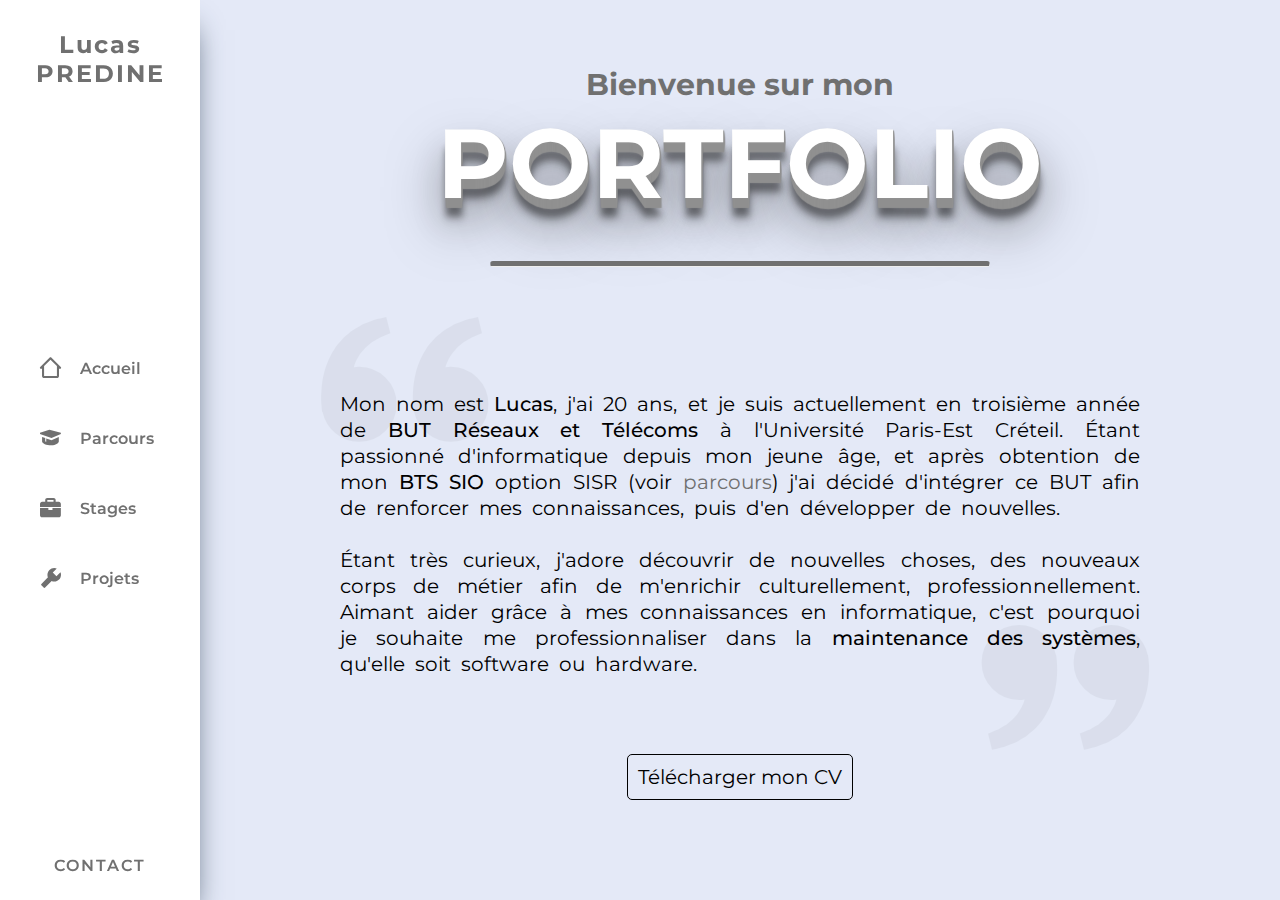
<file: index.html>
<!DOCTYPE html>
<html lang="fr">

<head>
    <meta charset="utf-8">
    <meta name="viewport" content="width=device-width, initial-scale=1">
    <link rel="stylesheet" href="style.css">
    

    <link href='https://unpkg.com/boxicons@2.1.4/css/boxicons.min.css' rel='stylesheet'>

    <title>Portfolio Predine Lucas</title>
</head>

<body>

    <nav class="sidebar">
        <div class="header">
            <span class="logo">
                <h2>Lucas PREDINE</h2>
            </span>

            <a href="#" class="toggle-button">
                <span class="bar1"></span>
                <span class="bar2"></span>
            </a>

        </div>    

                        <!-- DEBUT SIDEBAR -->

        <div class="menu">
            <ul class="menu-icons">
                <li class="icons">
                    <a href="index.html">
                        <i class='bx bx-home-alt-2 icon'></i>
                        <span class="nav-bar text">Accueil</span>
                    </a>
                </li>
                <li class="nav-icons">
                    <a href="parcours.html">
                        <i class='bx bxs-graduation icon'></i>
                        <span class="nav-bar text1">Parcours</span>
                    </a>
                </li>
                <li class="nav-icons">
                    <a href="stages.html">
                        <i class='bx bxs-briefcase icon'></i>
                        <span class="nav-bar text3">Stages</span>
                    </a>
                </li>
                <li class="nav-icons">
                    <a href="projets.html">
                        <i class='bx bxs-wrench icon'></i>
                        <span class="nav-bar text4">Projets</span>
                    </a>
                </li>
            </ul>
        </div>

        <div class="footer-menu">
            <a href="contact.html">
                <button>
                    <i class='bx bx-phone phone'></i>
                    <p class="text_contact">Contact</p>
                </button>
            </a>
        </div>
    </nav>

                        <!-- FIN SIDEBAR, ne pas oublier "home-page" -->

    <div class="home-page_index">
        <div class="portfolio">
            <h3>Bienvenue sur mon</h3>
                <h1>PORTFOLIO</h1> <br/><br/>
                <hr />
        </div>
                    
        <div class="presentation">
            <i class='bx bxs-quote-alt-left' ></i>                
                <p>
                    Mon nom est <span class="special">Lucas</span>, j'ai 20 ans, et je suis actuellement en troisième année
                    de <span class="special">BUT Réseaux et Télécoms</span> à l'Université Paris-Est Créteil.
                    Étant passionné d'informatique depuis mon jeune âge, et après obtention de mon
                    <span class="special">BTS SIO</span> option SISR (voir <a href="parcours.html">parcours</a>) j'ai décidé d'intégrer
                    ce BUT afin de renforcer mes connaissances, puis d'en développer de nouvelles.<br><br>
                    Étant très curieux, j'adore découvrir de nouvelles choses, des nouveaux corps de métier afin de m'enrichir culturellement, professionnellement. Aimant aider grâce à mes connaissances en informatique, c'est pourquoi je souhaite me professionnaliser dans la <span class="special">maintenance des systèmes</span>, qu'elle soit software ou hardware.
                </p>
            <i class='bx bxs-quote-alt-right' ></i>
        </div>
        <a href="downloads/cv.pdf" class="cvDownload">Télécharger mon CV</a>
    </div>

    <script type="text/javascript" src="js/hamburger.js"></script>
</body>
</html>
</file>
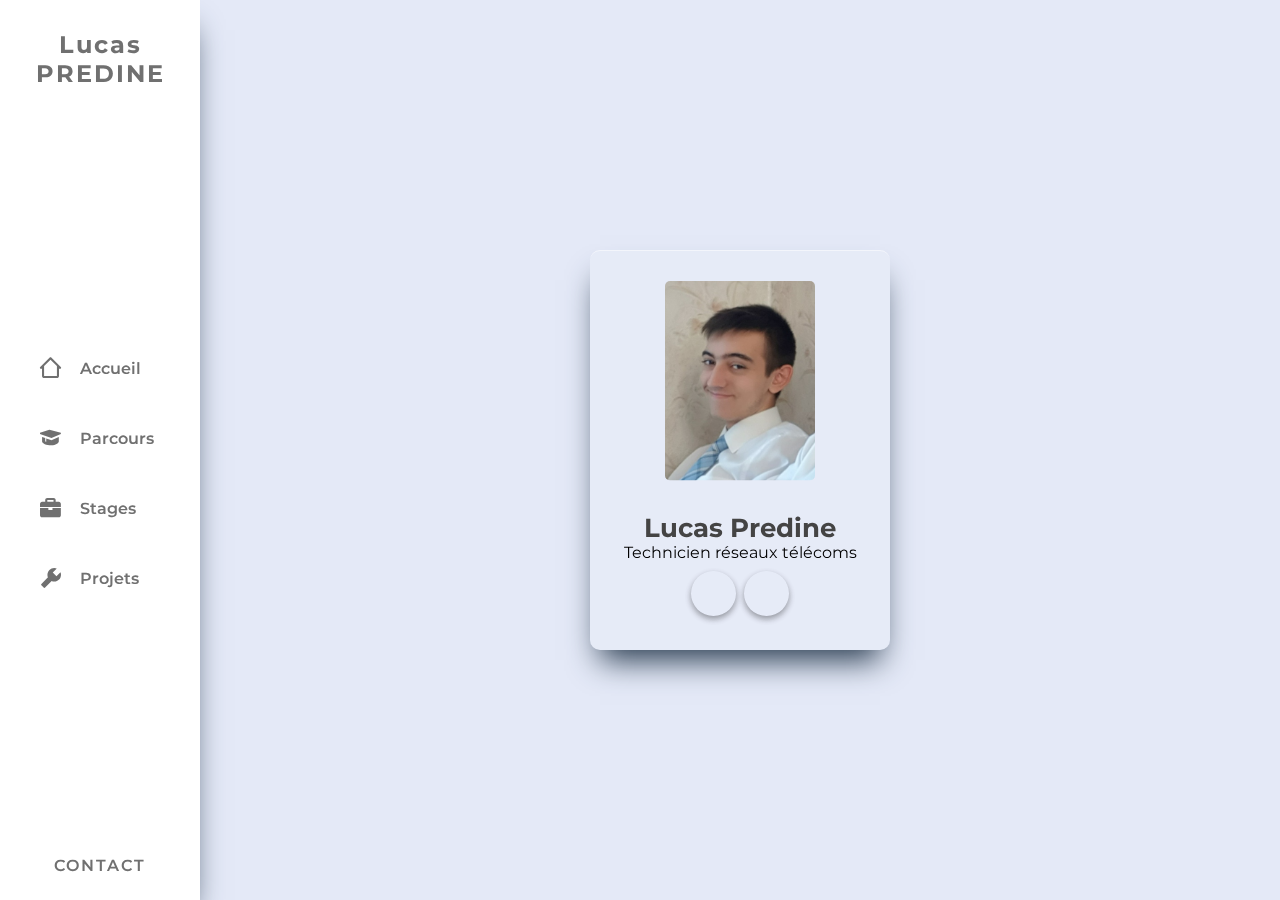
<file: contact.html>
<!DOCTYPE html>
<html lang="fr">

<head>
    <meta charset="utf-8">
    <meta name="viewport" content="width=device-width, initial-scale=1">
    <link rel="stylesheet" href="https://cdnjs.cloudflare.com/ajax/libs/font-awesome/6.2.0/css/all.min.css" integrity="sha512-xh6O/CkQoPOWDdYTDqeRdPCVd1SpvCA9XXcUnZS2FmJNp1coAFzvtCN9BmamE+4aHK8yyUHUSCcJHgXloTyT2A==" crossorigin="anonymous" referrerpolicy="no-referrer" />
    <link rel="stylesheet" href="style.css">
    

    <link href='https://unpkg.com/boxicons@2.1.4/css/boxicons.min.css' rel='stylesheet'>

    <title>Portfolio Predine Lucas</title>
</head>

<body>

    <nav class="sidebar">
        <div class="header">
            <span class="logo">
                <h2>Lucas PREDINE</h2>
            </span>

            <a href="#" class="toggle-button">
                <span class="bar1"></span>
                <span class="bar2"></span>
            </a>

        </div>    

                        <!-- DEBUT SIDEBAR -->

        <div class="menu">
            <ul class="menu-icons">
                <li class="icons">
                    <a href="index.html">
                        <i class='bx bx-home-alt-2 icon'></i>
                        <span class="nav-bar text">Accueil</span>
                    </a>
                </li>
                <li class="nav-icons">
                    <a href="parcours.html">
                        <i class='bx bxs-graduation icon'></i>
                        <span class="nav-bar text1">Parcours</span>
                    </a>
                </li>
                <li class="nav-icons">
                    <a href="stages.html">
                        <i class='bx bxs-briefcase icon'></i>
                        <span class="nav-bar text3">Stages</span>
                    </a>
                </li>
                <li class="nav-icons">
                    <a href="projets.html">
                        <i class='bx bxs-wrench icon'></i>
                        <span class="nav-bar text4">Projets</span>
                    </a>
                </li>
            </ul>
        </div>

        <div class="footer-menu">
            <a href="contact.html">
                <button>
                    <i class='bx bx-phone phone'></i>
                    <p class="text_contact">Contact</p>
                </button>
            </a>
        </div>
    </nav>

    <div class="home-page_contact">
        <div class="card">
            <div class="img-bx">
                <img src="img/pp.jpg">
            </div>
            <div class="contenu">
                <div class="detail">
                    <h2>Lucas Predine</h2><span>Technicien réseaux télécoms</span>
                    <ul class="sci">
                           <li>
                            <a href="https://www.linkedin.com/in/lucas-predine/" target="blank"><i class="fa-brands fa-linkedin"></i></a>
                        </li>
                        <li>
                            <a href="mailto:predinelucas@gmail.com"><i class="fa-solid fa-envelope"></i></a>
                        </li>
                    </ul>
                </div>
            </div>
        </div>
    </div>
    
    <script type="text/javascript" src="js/hamburger.js"></script>
</body>
</html>
</file>
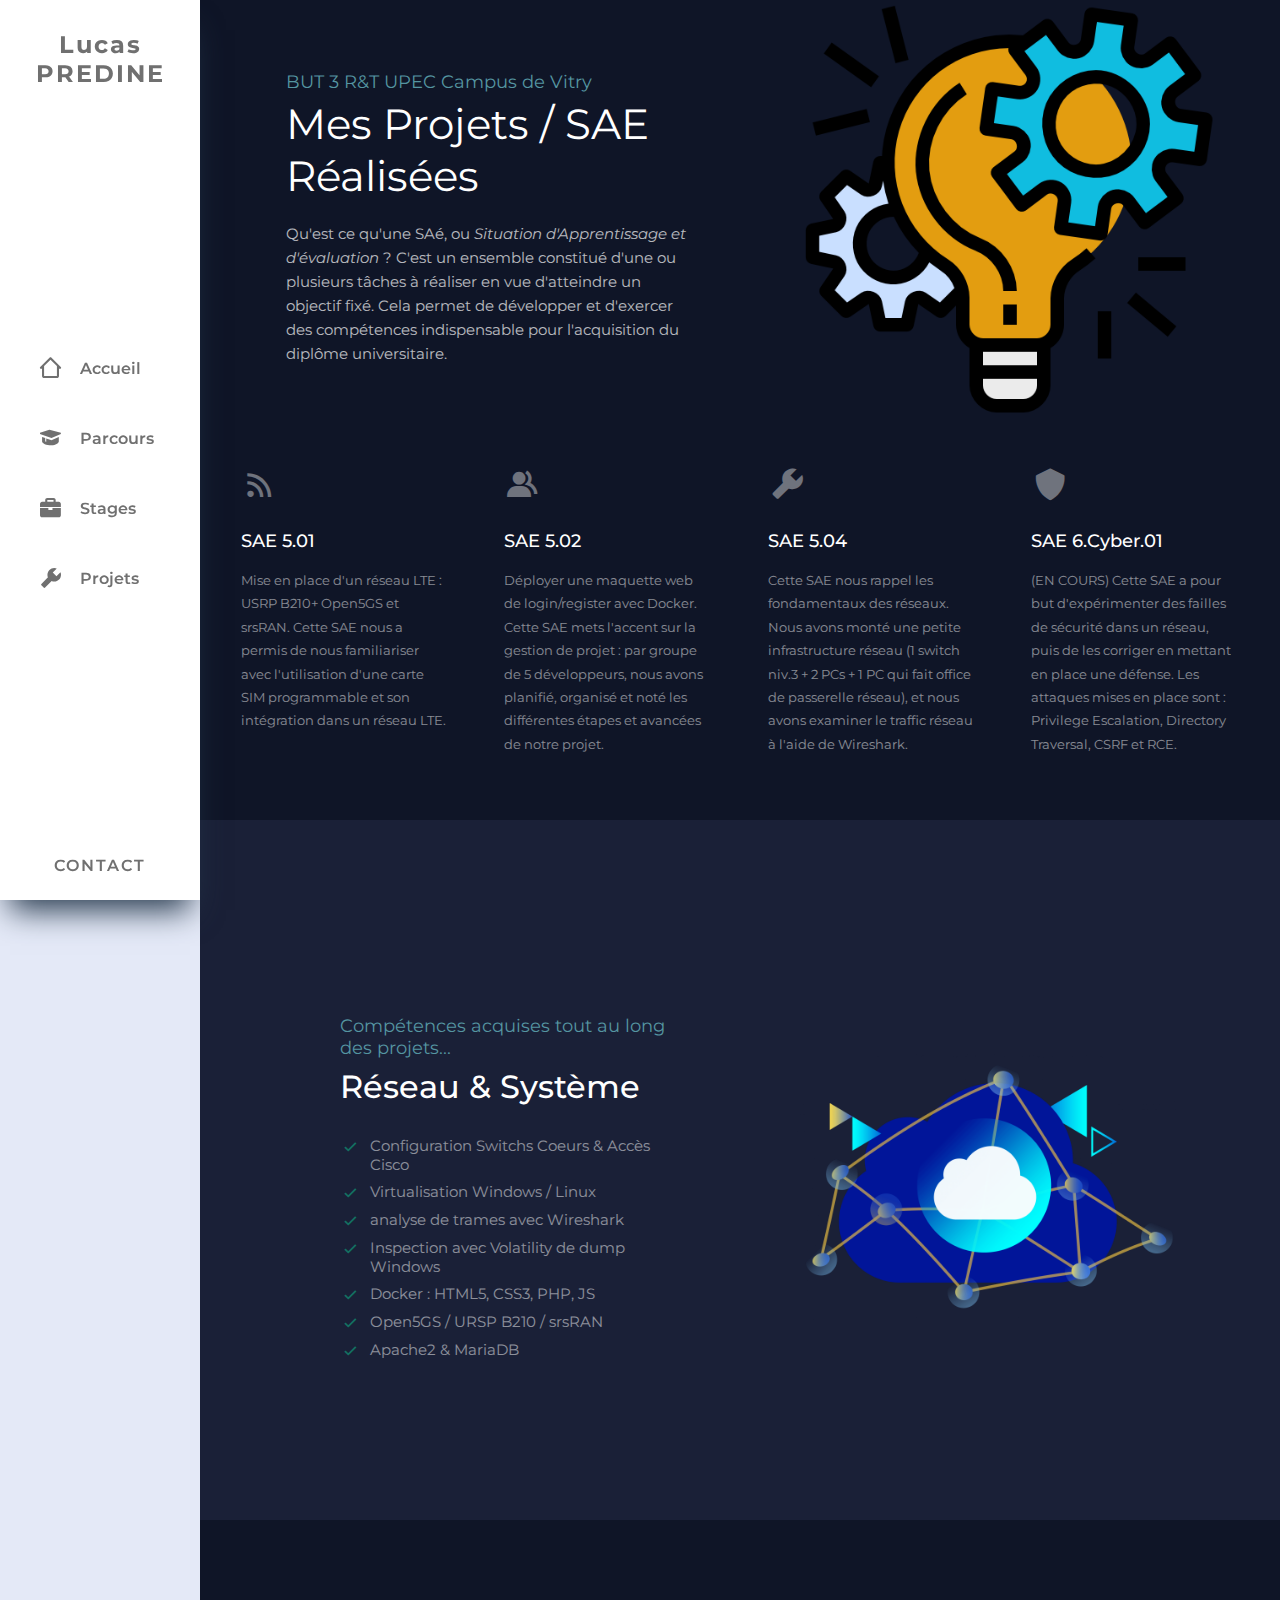
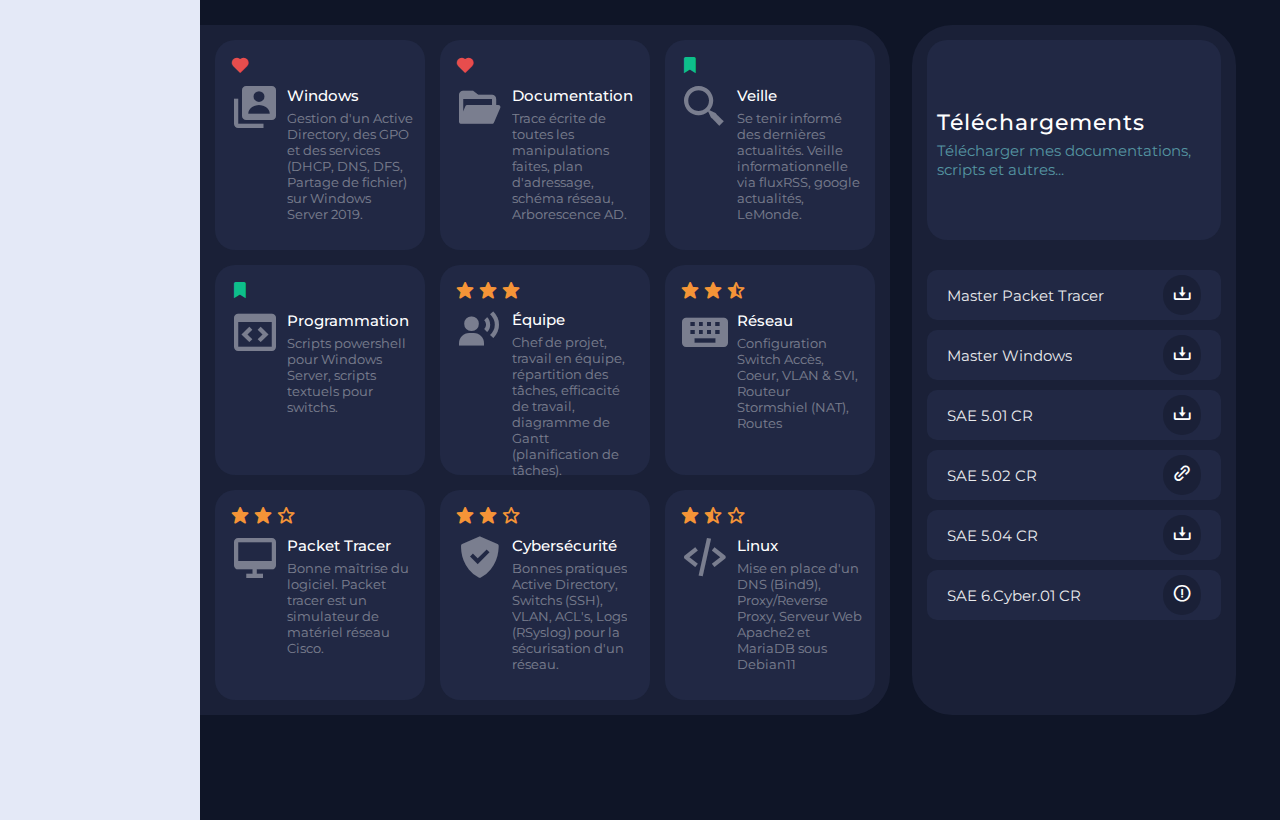
<file: projets.html>
<!DOCTYPE html>
<html lang="fr">

<head>
    <meta charset="utf-8">
    <meta name="viewport" content="width=device-width, initial-scale=1">
    <link rel="stylesheet" href="style.css">
    

    <link href='https://unpkg.com/boxicons@2.1.4/css/boxicons.min.css' rel='stylesheet'>

    <title>Portfolio Predine Lucas</title>
</head>

<body>

    <nav class="sidebar">
        <div class="header">
            <span class="logo">
                <h2>Lucas PREDINE</h2>
            </span>

            <a href="#" class="toggle-button">
                <span class="bar1"></span>
                <span class="bar2"></span>
            </a>

        </div>    

                        <!-- DEBUT SIDEBAR -->

        <div class="menu">
            <ul class="menu-icons">
                <li class="icons">
                    <a href="index.html">
                        <i class='bx bx-home-alt-2 icon'></i>
                        <span class="nav-bar text">Accueil</span>
                    </a>
                </li>
                <li class="nav-icons">
                    <a href="parcours.html">
                        <i class='bx bxs-graduation icon'></i>
                        <span class="nav-bar text1">Parcours</span>
                    </a>
                </li>
                <li class="nav-icons">
                    <a href="stages.html">
                        <i class='bx bxs-briefcase icon'></i>
                        <span class="nav-bar text3">Stages</span>
                    </a>
                </li>
                <li class="nav-icons">
                    <a href="projets.html">
                        <i class='bx bxs-wrench icon'></i>
                        <span class="nav-bar text4">Projets</span>
                    </a>
                </li>
            </ul>
        </div>

        <div class="footer-menu">
            <a href="contact.html">
                <button>
                    <i class='bx bx-phone phone'></i>
                    <p class="text_contact">Contact</p>
                </button>
            </a>
        </div>
    </nav>

                        <!-- FIN SIDEBAR, ne pas oublier "home-page" -->

    <div class="home-page_projets">
        <div class="projets_header">
            <div class="text_header">
                <span>BUT 3 R&T UPEC Campus de Vitry</span>
                <h1>Mes Projets / SAE Réalisées</h1>
                <h3>Qu'est ce qu'une SAé, ou <i>Situation d'Apprentissage et d'évaluation</i> ? C'est un ensemble constitué d'une ou plusieurs tâches à réaliser en vue d'atteindre un objectif fixé. Cela permet de développer et d'exercer des compétences indispensable pour l'acquisition du diplôme universitaire. </h3>
            </div>

            <div class="img_header">
                <img src="img/stade.png">
            </div>
        </div>

        <div class="projets_cards_container">
            <div class="projets_card">
                <div class="card_icon">
                    <i class='bx bx-rss'></i>
                </div>

                <div class="card_text">
                    <h1>SAE 5.01</h1>
                    <p>Mise en place d'un réseau LTE : USRP B210+ Open5GS et srsRAN. Cette SAE nous a permis de nous familiariser avec l'utilisation d'une carte SIM programmable et son intégration dans un réseau LTE.</p>
                </div>
            </div>

            <div class="projets_card">
                <div class="card_icon">
                    <i class='bx bxs-group'></i>
                </div>

                <div class="card_text">
                    <h1>SAE 5.02</h1>
                    <p>Déployer une maquette web de login/register avec Docker. Cette SAE mets l'accent sur la gestion de projet : par groupe de 5 développeurs, nous avons planifié, organisé et noté les différentes étapes et avancées de notre projet.</p>
                </div>
            </div>

            <div class="projets_card">
                <div class="card_icon">
                    <i class='bx bxs-wrench'></i>
                </div>

                <div class="card_text">
                    <h1>SAE 5.04</h1>
                    <p>Cette SAE nous rappel les fondamentaux des réseaux. Nous avons monté une petite infrastructure réseau (1 switch niv.3 + 2 PCs + 1 PC qui fait office de passerelle réseau), et nous avons examiner le traffic réseau à l'aide de Wireshark.</p>
                </div>
            </div>

            <div class="projets_card">
                <div class="card_icon">
                    <i class='bx bxs-shield'></i>
                </div> 

                <div class="card_text">
                    <h1>SAE 6.Cyber.01</h1>
                    <p><span class="special">(EN COURS)</span> Cette SAE a pour but d'expérimenter des failles de sécurité dans un réseau, puis de les corriger en mettant en place une défense. Les attaques mises en place sont : Privilege Escalation, Directory Traversal, CSRF et RCE.</p>
                </div>
            </div>
        </div>
        
        <div class="projets_components">
            <div class="component_text">
                <span>Compétences acquises tout au long des projets...</span>
                <h1>Réseau & Système</h1>

                <ul>
                    <li><i class='bx bx-check' ></i>Configuration Switchs Coeurs & Accès Cisco</li>
                    <li><i class='bx bx-check' ></i>Virtualisation Windows / Linux</li>
                    <li><i class='bx bx-check' ></i>analyse de trames avec Wireshark</li>
                    <li><i class='bx bx-check' ></i>Inspection avec Volatility de dump Windows</li>
                    <li><i class='bx bx-check' ></i>Docker : HTML5, CSS3, PHP, JS</li>
                    <li><i class='bx bx-check' ></i>Open5GS / URSP B210 / srsRAN</li>
                    <li><i class='bx bx-check' ></i>Apache2 & MariaDB</li>
                </ul>
            </div>

            <div class="component_img">
                <img src="img/network.png">
            </div>            
        </div>

        <div class="skills_section">
            <div class="skills_border_radius">

                <div class="skills_card">
                    <div class="skills_card_header">
                        <i class='bx bxs-heart heart'></i>
                    </div>

                    <div class="skills_card_container">
                        <div class="skill_icon">
                            <i class='bx bxs-user-account'></i>
                        </div>

                        <div class="skills_card_text">
                            <h1>Windows</h1>
                            <p>Gestion d'un Active Directory, des GPO et des services (DHCP, DNS, DFS, Partage de fichier) sur Windows Server 2019.</p>
                        </div>
                    </div>
                </div>

                <div class="skills_card">
                    <div class="skills_card_header">
                        <i class='bx bxs-heart heart'></i>
                    </div>

                    <div class="skills_card_container">
                        <div class="skill_icon">
                            <i class='bx bxs-folder-open'></i>
                        </div>

                        <div class="skills_card_text">
                            <h1>Documentation</h1>
                            <p>Trace écrite de toutes les manipulations faites, plan d'adressage, schéma réseau, Arborescence AD.</p>
                        </div>
                    </div>
                </div>

                <div class="skills_card">
                    <div class="skills_card_header">
                        <i class='bx bxs-bookmark-star bookmark'></i>
                    </div>

                    <div class="skills_card_container">
                        <div class="skill_icon">
                            <i class='bx bx-search-alt-2'></i>
                        </div>

                        <div class="skills_card_text">
                            <h1>Veille</h1>
                            <p>Se tenir informé des dernières actualités. Veille informationnelle via fluxRSS, google actualités, LeMonde.</p>
                        </div>
                    </div>
                </div>

                <div class="skills_card">
                    <div class="skills_card_header">
                        <i class='bx bxs-bookmark-star bookmark'></i>
                    </div>

                    <div class="skills_card_container">
                        <div class="skill_icon">
                            <i class='bx bx-code-block'></i>
                        </div>

                        <div class="skills_card_text">
                            <h1>Programmation</h1>
                            <p>Scripts powershell pour Windows Server, scripts textuels pour switchs.</p>
                        </div>
                    </div>
                </div>

                <!-- SKILL CARDS-->

                <div class="skills_card">
                    <div class="skills_card_header">
                        <i class='bx bxs-star'></i><i class='bx bxs-star'></i><i class='bx bxs-star'></i>
                    </div>

                    <div class="skills_card_container">
                        <div class="skill_icon">
                            <i class='bx bxs-user-voice'></i>
                        </div>

                        <div class="skills_card_text">
                            <h1>Équipe</h1>
                            <p>Chef de projet, travail en équipe, répartition des tâches, efficacité de travail, diagramme de Gantt (planification de tâches).</p>
                        </div>
                    </div>
                </div>

                <div class="skills_card">
                    <div class="skills_card_header">
                        <i class='bx bxs-star'></i><i class='bx bxs-star'></i><i class='bx bxs-star-half' ></i>
                    </div>

                    <div class="skills_card_container">
                        <div class="skill_icon">
                            <i class='bx bxs-keyboard'></i>
                        </div>

                        <div class="skills_card_text">
                            <h1>Réseau</h1>
                            <p>Configuration Switch Accès, Coeur, VLAN & SVI, Routeur Stormshiel (NAT), Routes</p>
                        </div>
                    </div>
                </div>

                <div class="skills_card">
                    <div class="skills_card_header">
                        <i class='bx bxs-star'></i><i class='bx bxs-star'></i><i class='bx bx-star' ></i>
                    </div>

                    <div class="skills_card_container">
                        <div class="skill_icon">
                            <i class='bx bx-desktop'></i>
                        </div>

                        <div class="skills_card_text">
                            <h1>Packet Tracer</h1>
                            <p>Bonne maîtrise du logiciel. Packet tracer est un simulateur de matériel réseau Cisco.</p>
                        </div>
                    </div>
                </div>

                <div class="skills_card">
                    <div class="skills_card_header">
                        <i class='bx bxs-star'></i><i class='bx bxs-star'></i><i class='bx bx-star' ></i>
                    </div>

                    <div class="skills_card_container">
                        <div class="skill_icon">
                            <i class='bx bxs-check-shield'></i>
                        </div>

                        <div class="skills_card_text">
                            <h1>Cybersécurité</h1>
                            <p>Bonnes pratiques Active Directory, Switchs (SSH), VLAN, ACL's, Logs (RSyslog) pour la sécurisation d'un réseau.</p>
                        </div>
                    </div>
                </div>

                <div class="skills_card">
                    <div class="skills_card_header">
                        <i class='bx bxs-star'></i><i class='bx bxs-star-half' ></i><i class='bx bx-star' ></i>
                    </div>

                    <div class="skills_card_container">
                        <div class="skill_icon">
                            <i class='bx bx-code-alt'></i>
                        </div>

                        <div class="skills_card_text">
                            <h1>Linux</h1>
                            <p>Mise en place d'un DNS (Bind9), Proxy/Reverse Proxy, Serveur Web Apache2 et MariaDB sous Debian11</p>
                        </div>
                    </div>
                </div>

                <div class="skills_card_secret">
                    <div class="skills_card_secret_header">
                        <i class='bx bx-trophy'></i>
                    </div>

                    <div class="skills_card_secret_container">
                        <div class="skill_icon">
                            <i class='bx bx-time-five'></i>
                        </div>

                        <div class="skills_card_secret_text">
                            <h1>Secret</h1>
                            <p>Tu as trouvé le petit secret de mon site :) J'ai commencé à le coder en août 2022 et fini le 17/2/2023.</p>
                        </div>
                    </div>
                </div>

            </div>

            <div class="download_border">
                <div class="download_header">
                    <h1>Téléchargements</h1>
                    <h3>Télécharger mes documentations, scripts et autres...</h3>
                </div>

                <div class="download_content">

                    <div class="download">
                        <div class="download_text">
                            <h3>Master Packet Tracer</h3>
                        </div>

                        <div class="download_button">
                            <a href="downloads/master_packet_tracer.pkt"><i class='bx bx-download'></i></a>
                        </div>
                    </div>

                    <div class="download">
                        <div class="download_text">
                            <h3>Master Windows</h3>
                        </div>

                        <div class="download_button">
                            <a href="downloads/Doc_Master_Lucas.pdf"><i class='bx bx-download'></i></a>
                        </div>
                    </div>

                    <div class="download">
                        <div class="download_text">
                            <h3>SAE 5.01 CR</h3>
                        </div>

                        <div class="download_button">
                            <a href="downloads/501.pdf"><i class='bx bx-download'></i></a>
                        </div>
                    </div>

                    <div class="download">
                        <div class="download_text">
                            <h3>SAE 5.02 CR</h3>
                        </div>

                        <div class="download_button">
                            <a href="https://github.com/DockNet-Solutions/QuickDockNet"><i class='bx bx-link-alt' ></i></a>
                        </div>
                    </div>

                    <div class="download">
                        <div class="download_text">
                            <h3>SAE 5.04 CR</h3>
                        </div>

                        <div class="download_button">
                            <a href="downloads/504.pdf"><i class='bx bx-download'></i></a>
                        </div>
                    </div>

                    <div class="download">
                        <div class="download_text">
                            <h3>SAE 6.Cyber.01 CR</h3>
                        </div>

                        <div class="download_button">
                            <a href="#"><i class='bx bx-error-circle'></i></a>
                        </div>
                    </div>
                </div>
            </div>
        </div>
    </div>

    

    <script type="text/javascript" src="js/hamburger.js"></script>
</body>
</html>
</file>
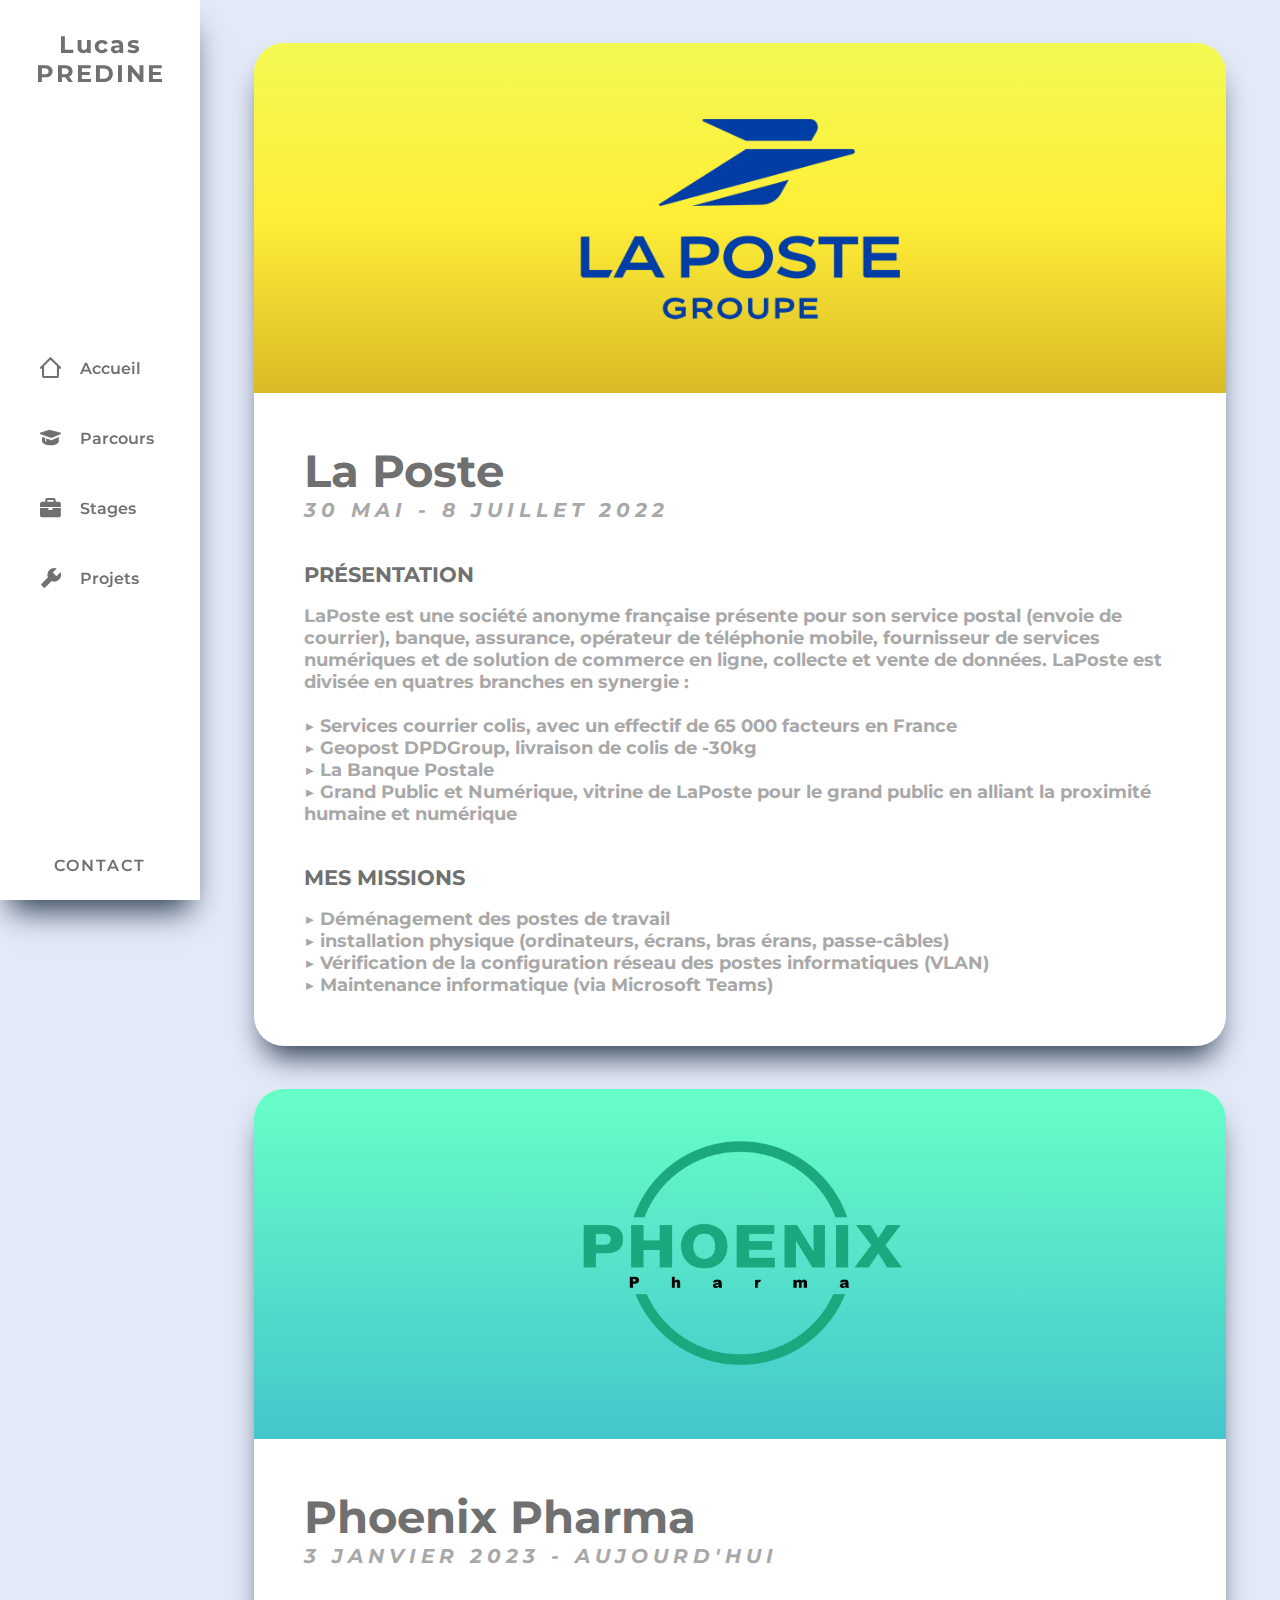
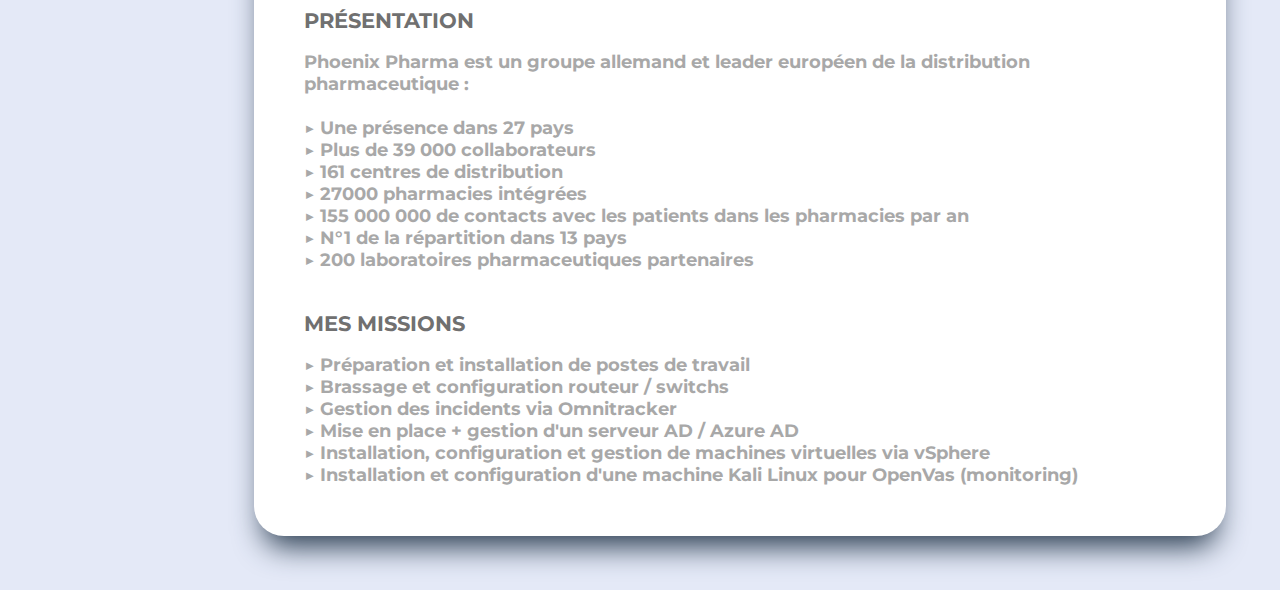
<file: stages.html>
<!DOCTYPE html>
<html lang="fr">

<head>
    <meta charset="utf-8">
    <meta name="viewport" content="width=device-width, initial-scale=1">
    <link rel="stylesheet" href="style.css">
    

    <link href='https://unpkg.com/boxicons@2.1.4/css/boxicons.min.css' rel='stylesheet'>

    <title>Portfolio Predine Lucas</title>
</head>

<body>

    <nav class="sidebar">
        <div class="header">
            <span class="logo">
                <h2>Lucas PREDINE</h2>
            </span>

            <a href="#" class="toggle-button">
                <span class="bar1"></span>
                <span class="bar2"></span>
            </a>

        </div>    

                        <!-- DEBUT SIDEBAR -->

        <div class="menu">
            <ul class="menu-icons">
                <li class="icons">
                    <a href="index.html">
                        <i class='bx bx-home-alt-2 icon'></i>
                        <span class="nav-bar text">Accueil</span>
                    </a>
                </li>
                <li class="nav-icons">
                    <a href="parcours.html">
                        <i class='bx bxs-graduation icon'></i>
                        <span class="nav-bar text1">Parcours</span>
                    </a>
                </li>
                <li class="nav-icons">
                    <a href="stages.html">
                        <i class='bx bxs-briefcase icon'></i>
                        <span class="nav-bar text3">Stages</span>
                    </a>
                </li>
                <li class="nav-icons">
                    <a href="projets.html">
                        <i class='bx bxs-wrench icon'></i>
                        <span class="nav-bar text4">Projets</span>
                    </a>
                </li>
            </ul>
        </div>

        <div class="footer-menu">
            <a href="contact.html">
                <button>
                    <i class='bx bx-phone phone'></i>
                    <p class="text_contact">Contact</p>
                </button>
            </a>
        </div>
    </nav>

                        <!-- FIN SIDEBAR, ne pas oublier "home-page" -->

    <div class="home-page_stages">
        <div class="laPoste">
            <div class="laPoste_all_content">
                <div class="laPoste_header">
                    <img src="img/logo-laposte.png">
                </div>

                <div class="entreprise_content">
                    <h1>La Poste</h1>
                    <h2>30 MAI - 8 JUILLET 2022</h2>
                    
                    <div class="text-entreprise">
                        <h3>Présentation</h3>
                        <p>
                            LaPoste est une société anonyme française présente pour son service postal (envoie de courrier), banque, assurance, opérateur de téléphonie mobile, fournisseur de services numériques et de solution de commerce en ligne, collecte et vente de données. LaPoste est divisée en quatres branches en synergie :<br>
                            <br>
                            ▶ Services courrier colis, avec un effectif de 65 000 facteurs en France<br>
                            ▶ Geopost DPDGroup, livraison de colis de -30kg<br>
                            ▶ La Banque Postale<br>
                            ▶ Grand Public et Numérique, vitrine de LaPoste pour le grand public en alliant la proximité humaine et numérique<br>
                        </p>
                    </div>

                    <div class="text-entreprise">
                        <h3>Mes Missions</h3>
                        <p>
                            ▶ Déménagement des postes de travail<br>
                            ▶ installation physique (ordinateurs, écrans, bras érans, passe-câbles)<br>
                            ▶ Vérification de la configuration réseau des postes informatiques (VLAN)<br>
                            ▶ Maintenance informatique (via Microsoft Teams)
                        </p>
                    </div>
                </div>
            </div>
        </div>


        <div class="phoenix">
            <div class="phoenix_all_content">
                <div class="phoenix_header">
                    <img src="img/logo-phoenix.png">
                </div>

                <div class="entreprise_content">
                    <h1>Phoenix Pharma</h1>
                    <h2>3 JANVIER 2023 - Aujourd'hui </h2>

                    <div class="text-entreprise">
                        <h3>Présentation</h3>
                        <p>
                            Phoenix Pharma est un groupe allemand et leader européen de la distribution pharmaceutique :<br>
                            <br>
                            ▶ Une présence dans 27 pays<br>
                            ▶ Plus de 39 000 collaborateurs<br>
                            ▶ 161 centres de distribution<br>
                            ▶ 27000 pharmacies intégrées<br>
                            ▶ 155 000 000 de contacts avec les patients dans les pharmacies par an<br>
                            ▶ N°1 de la répartition dans 13 pays<br>
                            ▶ 200 laboratoires pharmaceutiques partenaires<br>
                        </p>
                    </div>

                    <div class="text-entreprise">
                        <h3>Mes Missions</h3>
                        <p>
                            ▶ Préparation et installation de postes de travail<br>
                            ▶ Brassage et configuration routeur / switchs<br>
                            ▶ Gestion des incidents via Omnitracker<br>
                            ▶ Mise en place + gestion d'un serveur AD / Azure AD<br>
                            ▶ Installation, configuration et gestion de machines virtuelles via vSphere<br>
                            ▶ Installation et configuration d'une machine Kali Linux pour OpenVas (monitoring)<br>
                        </p>
                    </div>
                </div>
            </div>
        </div>
    </div>

    <script type="text/javascript" src="js/hamburger.js"></script>
    <script>
let lastKnownScrollPosition = 0;
addEventListener("scroll", (event) => {
  const laposte  = document.getElementsByClassName("laPoste")[0];
  const phoenix  = document.getElementsByClassName("phoenix")[0];
  const v = lastKnownScrollPosition - window.scrollY;
  if(Math.abs(v) > 25) {
	if(v > 0) {
		window.scrollTo({
		  top: laposte.getBoundingClientRect().y + window.scrollY,
		  left: 0,
		  behavior: "smooth",
		});
	} else {
		window.scrollTo({
		  top: phoenix.getBoundingClientRect().y + window.scrollY,
		  left: 0,
		  behavior: "smooth",
		});
	}
	lastKnownScrollPosition = window.scrollY;
  }
  
  
});
</script>
</body>
</html>
</file>
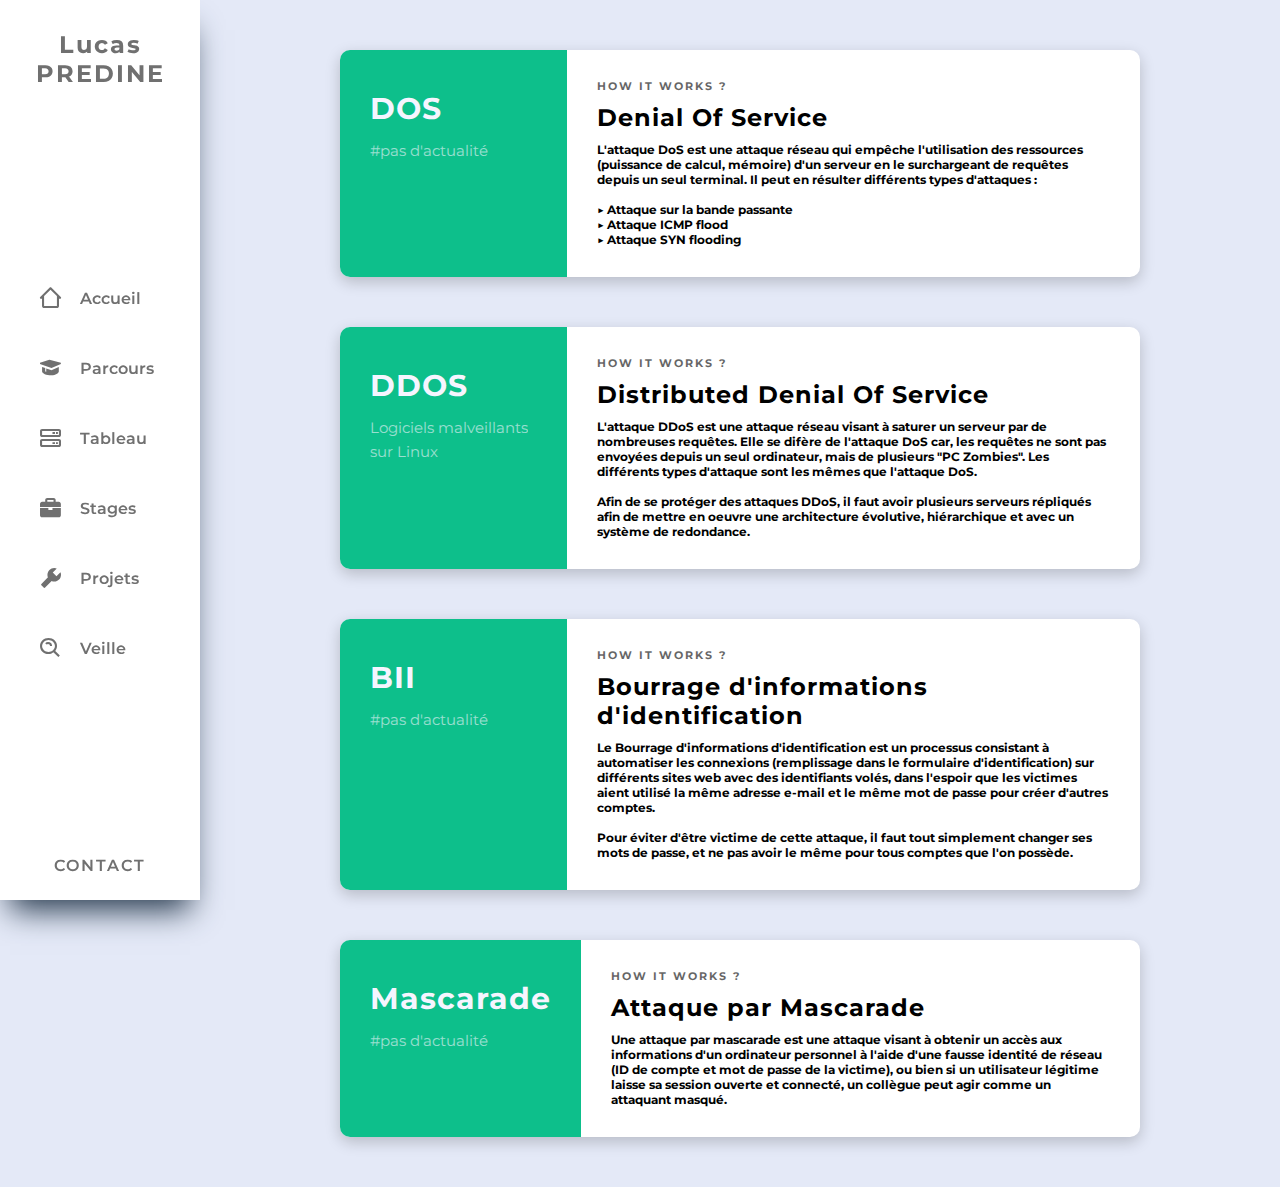
<file: veille.html>
<!DOCTYPE html>
<html lang="fr">

<head>
    <meta charset="utf-8">
    <meta name="viewport" content="width=device-width, initial-scale=1">
    <link rel="stylesheet" href="style.css">
    

    <link href='https://unpkg.com/boxicons@2.1.4/css/boxicons.min.css' rel='stylesheet'>

    <title>Portfolio Predine Lucas</title>
</head>

<body>

    <nav class="sidebar">
        <div class="header">
            <span class="logo">
                <h2>Lucas PREDINE</h2>
            </span>

            <a href="#" class="toggle-button">
                <span class="bar1"></span>
                <span class="bar2"></span>
            </a>

        </div>    

                        <!-- DEBUT SIDEBAR -->

        <div class="menu">
            <ul class="menu-icons">
                <li class="icons">
                    <a href="index.html">
                        <i class='bx bx-home-alt-2 icon'></i>
                        <span class="nav-bar text">Accueil</span>
                    </a>
                </li>
                <li class="nav-icons">
                    <a href="parcours.html">
                        <i class='bx bxs-graduation icon'></i>
                        <span class="nav-bar text1">Parcours</span>
                    </a>
                </li>
                <li class="nav-icons">
                    <a href="e4.html">
                        <i class='bx bx-server icon'></i>
                        <span class="nav-bar text2">Tableau</span>
                    </a>
                </li>
                <li class="nav-icons">
                    <a href="stages.html">
                        <i class='bx bxs-briefcase icon'></i>
                        <span class="nav-bar text3">Stages</span>
                    </a>
                </li>
                <li class="nav-icons">
                    <a href="projets.html">
                        <i class='bx bxs-wrench icon'></i>
                        <span class="nav-bar text4">Projets</span>
                    </a>
                </li>
                <li class="nav-icons">
                    <a href="veille.html">
                        <i class='bx bx-search-alt icon'></i>
                        <span class="nav-bar text5">Veille</span>
                    </a>
                </li>
            </ul>
        </div>

        <div class="footer-menu">
            <a href="contact.html">
                <button>
                    <i class='bx bx-phone phone'></i>
                    <p class="text_contact">Contact</p>
                </button>
            </a>
        </div>
    </nav>

                        <!-- FIN SIDEBAR, ne pas oublier "home-page" -->

    <div class="home-page_veille">
        <div class="description_card">
            <div class="description_card_container">
                <div class="description_header">
                    <h2>DOS</h2>
                    <a href="#">#pas d'actualité</a>
                </div>

                <div class="description_text">
                    <h6>HOW IT WORKS ?</h6>
                    <h2>Denial Of Service</h2>
                    <p>
                        L'attaque DoS est une attaque réseau qui empêche l'utilisation des ressources (puissance de calcul, mémoire) d'un serveur en le surchargeant de requêtes depuis un seul terminal. Il peut en résulter différents types d'attaques :<br><br>▶ Attaque sur la bande passante<br>▶ Attaque ICMP flood<br>▶ Attaque SYN flooding
                    </p>
                </div>
            </div>

            <div class="description_card_container">
                <div class="description_header">
                    <h2>DDOS</h2>
                    <a href="https://fr.techtribune.net/securite/nouvelles-variantes-de-logiciels-malveillants-shellbot-ddos-ciblant-les-serveurs-linux-mal-geres/629823/">Logiciels malveillants sur Linux</a>
                </div>

                <div class="description_text">
                    <h6>HOW IT WORKS ?</h6>
                    <h2>Distributed Denial Of Service</h2>
                    <p>
                        L'attaque DDoS est une attaque réseau visant à saturer un serveur par de nombreuses requêtes. Elle se difère de l'attaque DoS car, les requêtes ne sont pas envoyées depuis un seul ordinateur, mais de plusieurs "PC Zombies". Les différents types d'attaque sont les mêmes que l'attaque DoS.<br><br>
			Afin de se protéger des attaques DDoS, il faut avoir plusieurs serveurs répliqués afin de mettre en oeuvre une architecture évolutive, hiérarchique et avec un système de redondance.
                    </p>
                </div>
            </div>

            <div class="description_card_container">
                <div class="description_header">
                    <h2>BII</h2>
                    <a href="#">#pas d'actualité</a>
                </div>

                <div class="description_text">
                    <h6>HOW IT WORKS ?</h6>
                    <h2>Bourrage d'informations d'identification</h2>
                    <p>
                        Le Bourrage d'informations d'identification est un processus consistant à automatiser les connexions (remplissage dans le formulaire d'identification) sur différents sites web avec des identifiants volés, dans l'espoir que les victimes aient utilisé la même adresse e-mail et le même mot de passe pour créer d'autres comptes.<br><br>Pour éviter d'être victime de cette attaque, il faut tout simplement changer ses mots de passe, et ne pas avoir le même pour tous comptes que l'on possède.
                    </p>
                </div>
            </div>

            <div class="description_card_container">
                <div class="description_header">
                    <h2>Mascarade</h2>
                    <a href="#">#pas d'actualité</a>
                </div>

                <div class="description_text">
                    <h6>HOW IT WORKS ?</h6>
                    <h2>Attaque par Mascarade</h2>
                    <p>
                        Une attaque par mascarade est une attaque visant à obtenir un accès aux informations d'un ordinateur personnel à l'aide d'une fausse identité de réseau (ID de compte et mot de passe de la victime), ou bien si un utilisateur légitime laisse sa session ouverte et connecté, un collègue peut agir comme un attaquant masqué.
                    </p>
                </div>
            </div>
        </div>
    </div>


    <script type="text/javascript" src="js/hamburger.js"></script>
</body>
</html>
</file>
<file: style.css>
@import url('https://fonts.googleapis.com/css2?family=Montserrat:wght@300;400;500;600;700&display=swap');
/*box-shadow: rgb(38, 57, 77) 0px 20px 30px -10px;      SHADOW*/

/*                              HOMEPAGE DEFAULT
.home-page_(PAGE NAME) {
    height: 100%;
    width: calc(100% - 200px);
    position: relative;
    left: 200px;
}
*/


:root {
    
    /*     COULEURS     */
    --body-color: #e4e9f7;
    --sidebar-color: #FFF;
    --primary-color: #695cfe;
    --secondary-color : #0DBF8B;
    --primary-color-light: #f6f5ff;
    --toggle-color: #DDD;
    --text-color: #707070;

    /*     COULEURS DARK MODE     */
    --body-color-dark: #0F1527;
    --sidebar-color-dark: #242526;
    --primary-color-dark: #3A3B3C;
    --primary-color-light-dark: #3A3B3C;
    --toggle-color-dark: #FFF;
    --text-color-dark: #CCC;

    /*     TRANSITIONS     */
    --tran-02: all 0.2s ease;
    --tran-03: all 0.3s ease;
    --tran-04: all 0.4s ease;
    --tran-05: all 0.5s ease;
}

*{
    font-family: 'Montserrat', sans-serif;
    margin: 0;
    padding: 0;
    box-sizing: border-box;
}

body {
    min-height: 100vh;
    background: var(--body-color);
    transition: var(--tran-04);
}

    /*     SIDEBAR     */
.sidebar {
    position: fixed;
    top: 0;
    left: 0;
    height: 100%;
    width: 200px;
    padding: 30px 20px;
    background: var(--sidebar-color);
    transition: var(--tran-05);
    z-index: 100;
    box-shadow: rgb(38, 57, 77) 0px 20px 30px -10px;
}

.sidebar .header {
    font-size: 16px;
    width: 100%;
    text-align: center;
    color: var(--text-color);
    letter-spacing: 2px;
}

.sidebar .header .logo {
    cursor: pointer;
}

    /*     NAV LIST + ICONS    */

.sidebar li {
    height: 50px;
    margin-top: 20px;
    list-style: none;
    display: flex;
    align-items: center;
}

.sidebar .menu .text {
    font-weight: 600;
}

.sidebar .menu .text1 {
    font-weight: 600;
}

.sidebar .menu .text2 {
    font-weight: 600;
}

.sidebar .menu .text3 {
    font-weight: 600;
}

.sidebar .menu .text4 {
    font-weight: 600;
}

.sidebar .menu .text5 {
    font-weight: 600;
}

.sidebar li .icon {
    display: flex;
    align-items: center;
    justify-content: center;
    justify-content: flex;
    font-size: 25px;            /*ICONS SIZE*/
    min-width: 60px;
}

.sidebar li .icon,
.sidebar li .text {
    color: var(--text-color);
    transition: var(--tran-02);
}

.sidebar li .icon,
.sidebar li .text1 {
    color: var(--text-color);
    transition: var(--tran-02);
}

.sidebar li .icon,
.sidebar li .text2 {
    color: var(--text-color);
    transition: var(--tran-02);
}

.sidebar li .icon,
.sidebar li .text3 {
    color: var(--text-color);
    transition: var(--tran-02);
}

.sidebar li .icon,
.sidebar li .text4 {
    color: var(--text-color);
    transition: var(--tran-02);
}

.sidebar li .icon,
.sidebar li .text5 {
    color: var(--text-color);
    transition: var(--tran-02);
}

.sidebar li a {
    text-decoration: none;
    height: 100%;
    width: 100%;
    display: flex;
    align-items: center;
    border-radius: 5px;
    transition: var(--tran-02);
    min-width: 40px;
}

.sidebar li a:hover {
    background: var(--primary-color);       /* Couleurs des liens */
}

.sidebar li a:hover .icon,
.sidebar li a:hover .text {
    color: var(--sidebar-color);
}

.sidebar li a:hover .icon,
.sidebar li a:hover .text1 {
    color: var(--sidebar-color);
}

.sidebar li a:hover .icon,
.sidebar li a:hover .text2 {
    color: var(--sidebar-color);
}

.sidebar li a:hover .icon,
.sidebar li a:hover .text3 {
    color: var(--sidebar-color);
}

.sidebar li a:hover .icon,
.sidebar li a:hover .text4 {
    color: var(--sidebar-color);
}

.sidebar li a:hover .icon,
.sidebar li a:hover .text5 {
    color: var(--sidebar-color);
}

body.dark .sidebar li a:hover .icon,
body.dark .sidebar li a:hover .text {
    color: var(--text-color);
}

body.dark .sidebar li a:hover .icon,
body.dark .sidebar li a:hover .text1 {
    color: var(--text-color);
}

body.dark .sidebar li a:hover .icon,
body.dark .sidebar li a:hover .text2 {
    color: var(--text-color);
}

body.dark .sidebar li a:hover .icon,
body.dark .sidebar li a:hover .text3 {
    color: var(--text-color);
}

body.dark .sidebar li a:hover .icon,
body.dark .sidebar li a:hover .text4 {
    color: var(--text-color);
}

body.dark .sidebar li a:hover .icon,
body.dark .sidebar li a:hover .text5 {
    color: var(--text-color);
}


.menu
{
    height: 800px;
    display: flex;
    flex-direction: column;
    justify-content: center;
    transition: var(--tran-03);
}

.footer-menu 
{
    width: 100%;
    top: 500px;
    display: flex;
    align-items: center;
    justify-content: center;
    height: 55px; 
}

/*BUTTON CONTACT*/

button {
    height: 45px;
    width: 150px;
    position: relative;
    padding: 10px 20px;
    border-radius: 7px;
    border: 0px;
    font-size: 16px;
    text-transform: uppercase;
    font-weight: 600;
    letter-spacing: 2px;
    background: transparent;
    color: var(--text-color);
    overflow: hidden;
    box-shadow: 0 0 0 0 transparent;
    -webkit-transition: all 0.2s ease-in;
    -moz-transition: all 0.2s ease-in;
    transition: all 0.2s ease-in;
  }
  
  button:hover {
    color: var(--primary-color-light);
    background: var(--primary-color);
    box-shadow: 0 0 10px var(--primary-color);
    -webkit-transition: all 0.2s ease-out;
    -moz-transition: all 0.2s ease-out;
    transition: all 0.2s ease-out;
    cursor: pointer;
  }
  
  button:hover::before {
    -webkit-animation: sh02 0.5s 0s linear;
    -moz-animation: sh02 0.5s 0s linear;
    animation: sh02 0.5s 0s linear;
  }
  
  button::before {
    content: '';
    display: block;
    width: 0px;
    height: 86%;
    position: absolute;
    top: 7%;
    left: 0%;
    opacity: 0;
    background: #fff;
    box-shadow: 0 0 50px 30px #fff;
    -webkit-transform: skewX(-20deg);
    -moz-transform: skewX(-20deg);
    -ms-transform: skewX(-20deg);
    -o-transform: skewX(-20deg);
    transform: skewX(-20deg);
  }
  
  @keyframes sh02 {
    from {
      opacity: 0;
      left: 0%;
    }
  
    50% {
      opacity: 1;
    }
  
    to {
      opacity: 0;
      left: 100%;
    }
  }
  
  button:active {
    box-shadow: 0 0 0 0 transparent;
    -webkit-transition: box-shadow 0.2s ease-in;
    -moz-transition: box-shadow 0.2s ease-in;
    transition: box-shadow 0.2s ease-in;
  }
  
  /*PHONE*/

  .sidebar .phone {
    display: none;
    font-size: 30px;
}

  /*END CONTACT BUTTON */
  

.toggle-button {
    position: absolute;
    top: 60px;
    left: 50%;
    transform: translate(-50%);
    display: none;
    flex-direction: column;
    justify-content: space-between;
    width: 32px;
    height: 10px;
}

.toggle-button .bar1 {
    height: 3px;
    width: 100%;
    border-radius: 50px;
    background: var(--primary-color);
    transition: var(--tran-03);
}

.toggle-button .bar2 {
    height: 3px;
    width: 100%;
    border-radius: 50px;
    background: var(--primary-color);
    transition: var(--tran-03);
}


  /* SIDEBAR RESIZABLE WHEN NO VERTICAL SPACE */

@media screen and (max-height: 935px) {

	.menu {
		height: 775px;
	}
}

@media screen and (max-height: 910px) {

	.menu {
		height: 750px;
	}
}

@media screen and (max-height: 885px) {

	.menu {
		height: 725px;
	}
}

@media screen and (max-height: 860px) {

	.menu {
		height: 700px;
	}
}

@media screen and (max-height: 835px) {

	.menu {
		height: 675px;
	}
}

@media screen and (max-height: 810px) {

	.menu {
		height: 650px;
	}
}

@media screen and (max-height: 785px) {

	.menu {
		height: 625px;
	}
}

@media screen and (max-height: 760px) {

	.menu {
		height: 600px;
	}
}

@media screen and (max-height: 735px) {

	.menu {
		height: 575px;
	}
}

@media screen and (max-height: 710px) {

	.menu {
		height: 550px;
	}
}

@media screen and (max-height: 685px) {

	.menu {
		height: 525px;
	}
}

@media screen and (max-height: 660px) {

	.menu {
		height: 500px;
	}
}

@media screen and (max-height: 635px) {

	.menu {
		height: 475px;
	}
}

@media screen and (max-height: 610px) {

	.menu {
		height: 450px;
	}
}



/* REDIMMENSIONNEMENT HORIZONTAL*/


/* PAGE STAGE FLEX DIRECTION COLONNE */

@media screen and (max-width: 1512px) {
    .home-page_stages .laPoste_all_content {
        flex-direction: column;
        height: 100%;
    }

    .home-page_stages .phoenix_all_content {
        flex-direction: column;
        height: 100%;
    }

    .home-page_stages .laPoste_header {
        width: 100%;
        height: 350px;
        border-bottom-left-radius: 0;
        border-top-right-radius: 30px;
    }

    .home-page_stages .phoenix_header {
        width: 100%;
        height: 350px;
        border-bottom-left-radius: 0;
        border-top-right-radius: 30px;
    }
    
    .home-page_stages .laPoste {
        align-items: normal;
        margin-top: 4%;
        height: 50%;
    }

    .home-page_stages .phoenix {
        align-items: normal;
        margin-top: 4%;
        height: 50%;
        margin-bottom: 5%;
    }


    .home-page_stages .entreprise_content {
        width: 100%;
    }
    
    .home-page_stages .text-entreprise {
        margin-top: 40px;
    }
}

@media screen and (max-width: 1450px) {
    .all_cards {
        width: 700px;
        flex-wrap: wrap;
    }
}

@media screen and (max-width: 1040px) {
    .home-page_veille .description_card_container {
        width: 90%;
    }
}

@media screen and (max-width: 1000px) {

	.presentation {
		font-size: 18px;
	}

    .home-page_index .portfolio h1 {
        font-size: 80px;
    }

    .home-page_index hr {
        width: 350px;
    }

}

@media screen and (max-width: 1050px) {
    .home-page_index .presentation i:first-child {
        display: none;
    }

    .home-page_index .presentation i:last-child {
        display: none;
    }
}

/*H A M B U R G E R    M E N U*/

@media screen and (max-width: 800px) {
    .sidebar {
        width: 15%;
    }

    .sidebar .logo {
        display: none;
    }



    .menu .text {
        display: none;
    }
    .menu .text1 {
        display: none;
    }
    .menu .text2 {
        display: none;
    }
    .menu .text3 {
        display: none;
    }
    .menu .text4 {
        display: none;
    }
    .menu .text5 {
        display: none;
    }



    .sidebar a {
        max-width: 130px;
    }

    .toggle-button {
        display: flex;
    }


    /*----------------- HOMEPAGE RESPONSIVE -----------------*/

    body .home-page_index {
        width: calc(100% - 15%);
        left: 15%;
    }

    body .home-page_parcours {
        width: calc(100% - 15%);
        left: 15%;
    }

    body .home-page_contact {
        width: calc(100% - 15%);
        left: 15%;
    }

    body .home-page_veille {
        width: calc(100% - 15%);
        left: 15%;
    }

    body .home-page_e4 {
        width: calc(100% - 15%);
        left: 15%;
    }
    
    body .home-page_stages {
        width: calc(100% - 15%);
        left: 15%;
    }

    body .home-page_projets {
        width: calc(100% - 15%);
        left: 15%;
    }

    /*----------------- HOMEPAGE RESPONSIVE -----------------*/

    .home-page_index .portfolio {
        height: 250px;
    }

    .menu ul li a {
        position: relative;
        left: 50%;
        transform: translate(-50%);
        justify-content: center;
    }

    .menu .icons i {
        width: 100%;
    }

    .sidebar .text_contact {
        display: none;
    }

    .sidebar .phone {
        display: flex;
        justify-content: center;
        align-items: center;
    }

    .sidebar button {
        width: 50px;
        border-radius: 50px;
    }

    .sidebar-active {
        width: 50%;
    }

    .menu .menu-icons .text-active {
        opacity: 1;
        position: relative;
        display: flex;
        right: 15px;
        font-weight: 700;
        font-size: 17px;
    }

    .menu .menu-icons .text-active1 {
        opacity: 1;
        position: relative;
        display: flex;
        right: 15px;
        font-weight: 700;
        font-size: 17px;
    }

    .menu .menu-icons .text-active2 {
        opacity: 1;
        position: relative;
        display: flex;
        right: 15px;
        font-weight: 700;
        font-size: 17px;
    }

    .menu .menu-icons .text-active3 {
        opacity: 1;
        position: relative;
        display: flex;
        right: 15px;
        font-weight: 700;
        font-size: 17px;
    }

    .menu .menu-icons .text-active4 {
        opacity: 1;
        position: relative;
        display: flex;
        right: 15px;
        font-weight: 700;
        font-size: 17px;
    }

    .menu .menu-icons .text-active5 {
        opacity: 1;
        position: relative;
        display: flex;
        right: 15px;
        font-weight: 700;
        font-size: 17px;
    }

    .rotate1 {
        transform: translateY(230%) rotate(45deg)
    }

    .rotate2 {
        transform: rotate(-45deg);
    }



    /* PARCOURS HOMEPAGE SIZE WHEN FULLSCREEN MENU */

    body .size-homepage_parcours {
        width: 100%;
        left: 0px;
    }

    /* PAGE STAGES IMAGES SIZE*/

    .home-page_stages .laPoste_all_content img {
        width: 250px;
    }

    .home-page_stages .phoenix_all_content img {
        width: 250px;
    }

    /* PAGE STAGES HEADER HEIGHT SIZE*/

    .home-page_stages .laPoste_header {
        height: 250px;
    }

    .home-page_stages .phoenix_header {
        height: 250px;
    }

    /* P SIZE */

    .text-entreprise p {
        font-size: 15px;
    }

    /* H1 SIZE */

    .home-page_stages .entreprise_content h1 {
        font-size: 25px;
        display: flex;
        justify-content: center;
    }

    /* H2 SIZE */

    .home-page_stages .entreprise_content h2 {
        font-size: 10px;
        display: flex;
        justify-content: center;

    }

    /*STAGES PADDING SIZE */

    .home-page_stages .entreprise_content {
        padding: 20px;
    }
}

/*--------------------------------*/

/* PAGE PROJETS RESPONSIVE START */

@media screen and (max-width: 1800px) {
    .download_content .download {
        width: 80%;
    }
}

@media screen and (max-width: 1600px) {
    .projets_cards_container .projets_card {
        width: 290px;
        height: 290px;
    }

    .projets_components .component_img img {
        width: 400px;
    }
}

@media screen and (max-width: 1470px) {

    .home-page_projets .projets_cards_container {
        height: 400px;
    }

    .download_content .download {
        width: 100%;
    }

    .projets_cards_container .projets_card {
        width: 23%;
        height: 350px;
        line-height: 2;
    }

    .download_header h1 {
        font-size: 22px;
    }

    .download_border .download_header h3 {
        font-size: 15px;
    }

    .download_border .download_header {
        justify-content: center;
        padding: 10px;
    }

    .download_border .download_content h3 {
        font-size: 15px;
    }    
}

@media screen and (max-width: 1350px) {
    .skills_section .skills_border_radius {
        width: 690px;
    }

    .skills_section .download_border {
        width: 30%;
        margin-left: 2%;
    }

    .projets_header .img_header img {
        width: 80%;
    }
}

@media screen and (max-width: 1250px) {
    .skills_section .skills_border_radius {
        width: 465px;
        height: 1140px;
    }

    .home-page_projets .skills_section {
        height: 100%;
        padding-top: 100px;
        padding-bottom: 100px;
    }

    .skills_section .download_border {
        width: 45%;
    }

    .home-page_projets .projets_cards_container {
        height: 450px;
    }

    .projets_cards_container .projets_card {
        height: 410px;
    }

    .skills_section .skills_border_radius .skills_card_secret {
        display: flex;
    }
}

@media screen and (max-width: 1100px) {

    .skills_section .skills_border_radius .skills_card_secret {
        display: none;
    }

    .home-page_projets .skills_section {
        padding: 0;
        flex-direction: column;
    }

    .home-page_projets .skills_section .skills_border_radius {
        height: 700px;
        width: 100%;
        border-radius: 0;
        justify-content: center;
        padding-bottom: 800px;
    }

    .skills_section .download_border {
        width: 100%;
        border-radius: 0;
        margin: 0;
        padding-bottom: 80px;
    }

    

    .skills_section .download_header {
        width: calc(100% - 30px);
    }

    .skills_section .download_border .download {
        width: 50%;
        background: none;
    }

    .skills_section .download_border .download:hover {
        width: 50%;
        background: #272d49;
    }
}

@media screen and (max-width: 1085px) {
    .projets_components .component_img img {
        width: 280px;
    }

    .projets_components .component_text h1 {
        width: 300px;
    }

    .home-page_projets .projets_cards_container {
        flex-wrap: wrap;
        height: 100%;
        padding-bottom: 20px;
    }

    .projets_cards_container .projets_card {
        width: 500px;
        height: 260px;
        line-height: 2;
    }

    .projets_header .img_header img {
        width: 345px;
    }
}

@media screen and (max-width: 906px) {
    .home-page_projets .skills_section .skills_border_radius {
        height: 1200px;
    }

    .home-page_projets .projets_header {
        align-items: center;
        height: 100%;
        flex-direction: column;
        padding-top: 10px;
        width: 100%;
    }

    .projets_header .img_header img {
        width: 300px;
        transform: rotate(0deg);
    }
    
    .home-page_projets .projets_header .text_header {
        display: flex;
        justify-content: flex-start;
        padding-top: 15%;
        width: 100%;
        height: 300px;
    }

    .projets_components .component_img {
        width: 0;
        display: none;
    }

    .projets_components .component_text {
        align-items: center;
        padding: 0;
        margin: 0;
        width: 100%;
    }
}

@media screen and (max-width: 650px) {
    .projets_cards_container .projets_card {
        width: 90%;
        height: 100%;
        line-height: 2;
    }
    
    .projets_cards_container .projets_card .card_text {
        height: 100%;
    }
}

@media screen and (max-width: 548px) {
    .home-page_projets .skills_section .skills_border_radius {
        height: 2100px;
    }

    .home-page_projets .skills_section .skills_border_radius .skills_card {
        width: 90%;
    }

    .home-page_projets .skills_section .skills_border_radius .skills_card .skills_card_text h1 {
        font-size: 18px;
    }

    .home-page_projets .skills_section .skills_border_radius .skills_card .skills_card_text p {
        height: 100%;
        width: 100%;
        font-size: 15px;
    }

    .home-page_projets .skills_section .skills_border_radius .skills_card .skills_card_text {
        padding-left: 10px;
        padding-right: 10px;
    }

    .skills_section .download_border .download {
        width: 100%;
    }
}

@media screen and (max-width: 420px) {
    .home-page_projets .skills_section .skills_border_radius {
        height: 100%;
        padding-bottom: 162px;
    }

    .skills_section .skills_border_radius .skills_card {
        width: 100%;
        height: 100%;
        min-height: 200px;
    }

    .home-page_projets .skills_section .skills_border_radius .skills_card .skills_card_text h1 {
        font-size: 15px;
    }
}

/* PAGE PROJETS RESPONSIVE END */







@media screen and (max-width: 650px) {
    .home-page_index .portfolio h3 {
        font-size: 20px;
    }

    .home-page_index .portfolio h1 {
        font-size: 50px;
    }

    .home-page_index .portfolio {
        height: 250px;
    }

    .home-page_index hr {
        width: 150px;
    }

    .home-page_index .presentation p {
		font-size: 16px;
        height: 100%;
	}
}

@media screen and (max-width: 630px) {
    .ligne {
        position: absolute;
        display: none;
    }

    .box-timeline .rond {
        position: absolute;
        display: none;
    }

    .home-page_parcours .box-timeline {
        width: 100%;
    }

    .box-timeline .box {
        left: 50%;
        width: 90%;
    }
}


@media screen and (max-width: 400px) {
    .home-page_index .portfolio h1 {
        font-size: 40px;
    }

    .home-page_index .portfolio h3 {
        font-size: 16px;
    }

    .home-page_index .presentation p {
		font-size: 14px;
	}

    .sidebar .menu .icon {
        font-size: 20px;
    }

    .sidebar .phone {
        font-size: 20px;
    }

    .toggle-button {
        width: 20px;
    }
}

@media screen and (max-width: 768px) {
    .description_card_container {
        flex-direction: column;
    }

    .home-page_veille .all_cards {
        width: 500px;
        flex-wrap: wrap;
    }

    .home-page_veille .description_header {
        width: 100%;
        padding-left: 30px;
        padding-top: 10px;
        padding-bottom: 10px;
    }
}



/*--------------------------------------------------------------------------------*/



/* P A G E     A C C U E I L */



.home-page_index {
    display: flex;
    flex-direction: column;
    align-items: center;
    height: 100vh;
    width: calc(100% - 200px);
    position: relative;
    left: 200px;
}

.portfolio {
    display: flex;
    justify-content: center;
    align-items: center;
    width: 100%;
    height: 400px;
    color: var(--text-color);
    flex-direction: column;
}

.portfolio h3 {
    font-size: 30px;
}

.portfolio h1 {
    color: var(--sidebar-color);
    font-size: 98px;
    margin: 0px -4px 0px;
    transition: var(--tran-04);
    text-shadow: 1px 1px 1px #919191,
        1px 2px 1px #919191,
        1px 3px 1px #919191,
        1px 4px 1px #919191,
        1px 5px 1px #919191,
        1px 6px 1px #919191,
        1px 7px 1px #919191,
        1px 8px 1px #919191,
        1px 9px 1px #919191,
        1px 10px 1px #919191,
    1px 18px 6px rgba(16,16,16,0.4),
    1px 22px 10px rgba(16,16,16,0.2),
    1px 25px 35px rgba(16,16,16,0.2),
    1px 30px 60px rgba(16,16,16,0.4);
}

hr {
    border-top: 5px solid var(--text-color);
    width: 500px;
    border-radius: 50px;
}

.home-page_index .presentation {
    display: flex;
    justify-content: center;
    align-items: center;
    width: 100%;
    height: 500px;
    padding: 0px 50px 20px;
}

.presentation p {
    position: relative;
    width: 800px;
    font-size: 20px;
    text-align: justify;
    word-spacing: 5px;
    justify-content: center;
    transition: 0.8s;
    line-height: 1.3;
    
}

.home-page_index .presentation a {
    text-decoration: none;
    color: var(--text-color);
}

.presentation span {
    font-weight: 500;
}

.presentation i:first-child
{
	position: absolute;
	display: flex;
	align-items: flex-end;
	margin: -300px 620px 0px -50px;
	font-size: 200px;
	opacity: .04;
    transition: var(--tran-04);
}

.presentation i:last-child
{
	position: absolute;
	display: flex;
	align-items: center;
	margin: 300px -700px 0px -50px;
	font-size: 200px;
	opacity: .04;
    transition: var(--tran-04);
}



/* P A G E     P A R C O U R S */



.home-page_parcours {
    height: 100%;
    width: calc(100% - 200px);
    position: relative;
    left: 200px;
    transition: var(--tran-05);
}

.home-page_parcours .parcours 
{
    background: var(--body-color-dark);
}

.box-timeline
{
	font-family: 'Jost', sans-serif;
	width: 100%;
	height: 1500px;
	background: var(--body-color);
	position: relative;
	padding: 80px 0 250px 0;
	margin-bottom: 100px;
}

.parcours
{
	text-align: center;
	padding: 180px 0;
	color: transparent;
	transition: var(--tran-05);
    letter-spacing: 5px;
    font-family: Arial, Helvetica, sans-serif;
    font-weight: 600;
    -webkit-text-stroke: 1px var(--toggle-color-dark);
}

.parcours:hover
{
	letter-spacing: 12px;
    -webkit-text-stroke: none;
    color: var(--toggle-color-dark);
}

.ligne
{
	height: 1000px;
	width: 8px;
	margin: auto;
	background: #333;
    
}

.rond
{
	width: 80px;
	height: 80px;
	border-radius: 50%;
	background: var(--body-color-dark);
	position: absolute;
	left: 50%;
	transform: translate(-50%);
	display: flex;
	justify-content: center;
	align-items: center;
	font-size: 40px;
    box-shadow: rgb(38, 57, 77) 0px 20px 30px -10px;
}

.r1{top: 80px;}
.r2{top: 386px;}
.r3{top: 692px;}
.r4{top: 1000px;}

.box
{
	color: var(--text-color);
	width: 400px;
	min-height: 200px;
	padding: 20px;
	border-radius: 10px;
	height: auto;
	background: var(--primary-color-light);
	box-shadow: rgb(38, 57, 77) 0px 20px 30px -10px;
	position: absolute;
	left: 50%;
	transform: translate(-50%);
}

.b1
{
	top: 80px;
	left: calc(50% - 270px);
}

.b2
{
	top: 386px;
	left: calc(50% + 270px);
}

.b3
{
	top: 692px;
	left: calc(50% - 270px);
}

.b4
{
	top: 1000px;
	left: calc(50% + 270px);
}

.box p
{
	line-height: 20px;
	font-size: 18px;
	margin: 10px 0 20px 0;
}

.box .date
{
    font-weight: bold;
}

.btn 
{
	display: block;
	background: #0DBF8B;
	padding: 10px;
	width: 160px;
	text-align: center;
	color: white;
	text-decoration: none;
	border-radius: 3px;
	margin-top: 10px;
	letter-spacing: 2px;
	text-transform: uppercase;
}

@media screen and (max-width: 1170px) {

	.ligne {
		position: relative;
		left: 200px;
	}
	.rond {
		left: calc(50% + 200px);
	}
	.box {
		left: calc(50% - 50px);
	}
}



/* P A G E     C O N T A C T */


.home-page_contact
{
    display: flex;
    justify-content: center;
    align-items: center;
    width: calc(100% - 200px);
    position: absolute;
    top: 0;
    left: 200px;
    height: 100vh;
}


.home-page_form
{
    width: 50%;
    display: flex;
    justify-content: flex-start;
    align-items: center;
    height: 100vh;
}

.card
{
	position: relative;
	width: 300px;
	height: 400px;
	background: white;
	border-radius: 10px;
	background: rgba(255, 255, 255, 0.1);
	border-top: 1px solid rgba(255, 255, 255, 0.5);
	backdrop-filter: blur(15px);
	box-shadow: rgb(38, 57, 77) 0px 20px 30px -10px;
	transition: all 0.6s;
}

.img-bx
{
	position: absolute;
	top: 0;
	left: 0;
	width: 100%;
	height: 100%;
	border-radius: 10px;
	overflow: hidden;
	transform: translateY(30px) scale(0.5);
	transform-origin: top;
}

.img-bx img
{
	position: absolute;
	top: 0;
	left: 0;
	width: 100%;
	height: 100%;
	object-fit: cover;
}

.contenu
{
	position: absolute;
	width: 100%;
	height: 100%;
	display: flex;
	justify-content: center;
	align-items: flex-end;
	padding-bottom: 30px;
}

.contenu .detail {
  display: flex;
  justify-content: center;
  align-items: center;
  flex-direction: column;
  text-align: center;
}
  
.contenu .detail h2 {
  color: #444;
  font-size: 1.6em;
  font-weight: bolder;
}
  
.contenu .detail h2 span {
  font-size: 0.7em;
  color: #03a9f4;
  font-weight: bold;
}
  
.sci {
  position: relative;
  display: flex;
  margin-top: 5px;
}
  
.sci li {
  list-style: none;
  margin: 4px;
}
  
.sci li a {
  width: 45px;
  height: 45px;
  display: flex;
  justify-content: center;
  align-items: center;
  border-radius: 50%;
  background: transparent;
  font-size: 1.5em;
  color: #444;
  text-decoration: none;
  box-shadow: 0 3px 6px rgba(0, 0, 0, 0.16),
  0 3px 6px rgba(0, 0, 0, 0.23);
  transition: var(--tran-03);
}
  
.sci li a:hover {
  background: var(--primary-color);
  color: #fff;
}

.card:hover
{
	transform: scale(1.1);
}



/* P A G E     V E I L L E */



.home-page_veille {
    display: flex;
    flex-direction: column;
    align-items: center;
    height: 100%;
    width: calc(100% - 200px);
    position: relative;
    left: 200px;
}

.description_card {
    display: flex;
    align-items: center;
    flex-direction: column;
    width: 100%;
    height: 100%;
}

.description_card_container {
    background: #fff;
    border-radius: 10px;
    box-shadow: 0 5px 15px rgba(0,0,0,.2);
    display: flex;
    max-width: 100%;
    overflow: hidden;
    width: 800px;
    margin-top: 50px;
}

.description_card_container:last-child {
    margin-bottom: 50px;
}

.description_card_container h6 {
    opacity: .6;
    letter-spacing: 2px;
    text-transform: uppercase;
}

.description_card_container h2 {
    letter-spacing: 1px;
    margin: 10px 0;
}

.description_header {
    background: var(--secondary-color);
    color: var(--primary-color-light);
    padding: 30px;
    width: 300px;
    font-size: 20px;
    position: relative;
}

.description_header a {
    color: var(--primary-color-light);
    font-size: 15px;
    opacity: .6;
    margin-top: 30px;
    text-decoration: none;
}

.description_text {
    padding: 30px;
    position: relative;
    width: 100%;
}

.description_text p {
    font-size: 12px;
    font-weight: bold;
}



/* P A G E     T A B L E A U  E4 */



.home-page_e4
{
    display: flex;
    justify-content: center;
    align-items: center;
    width: calc(100% - 200px);
    position: absolute;
    top: 0;
    left: 200px;
    height: 100vh;
}



/* P A G E     S T A G E S */

.home-page_stages {
    display: flex;
    flex-direction: column;
    align-items: center;
    width: calc(100% - 200px);
    position: absolute;
    top: 0;
    left: 200px;
}

.laPoste {
    display: flex;
    justify-content: center;
    align-items: center;
    width: 100%;
    height: 100vh;
}

.laPoste_all_content {
    display: flex;
    align-items: center;
    width: 90%;
    height: 650px;
    background: var(--sidebar-color);
    border-radius: 30px;                /* BORDER RADIUS */
    box-shadow: rgb(38, 57, 77) 0px 20px 30px -10px;
}

.laPoste_header {
    display: flex;
    justify-content: center;
    align-items: center;
    width: 25%;
    height: 100%;
    background: #0DBF8B;
    border-top-left-radius: 30px;       /* BORDER RADIUS */
    border-bottom-left-radius: 30px;    /* BORDER RADIUS */
    background: rgb(218,186,39);
    background: linear-gradient(0deg, rgba(218,186,39,1) 0%, rgba(255,238,55,1) 50%, rgba(242,249,83,1) 100%);
}

.laPoste_header img {
    width: 400px;
}

.entreprise_content {
    height: 100%;
    width: calc(75%);
    border-top-right-radius: 30px;      /* BORDER RADIUS */
    border-bottom-right-radius: 30px;   /* BORDER RADIUS */
    padding: 50px;
    color: var(--text-color);
}

.entreprise_content h1 {
    font-size: 45px;
}

.entreprise_content h2 {
    font-size: 20px;
    letter-spacing: 5px;
    text-transform: uppercase;
    font-style: italic;
    opacity: 0.6;
}

.text-entreprise {
    width: 100%;
    margin-top: 30px;
    font-size: 18px;
}

.text-entreprise h3 {
    text-transform: uppercase;
    padding-bottom: 18px;
}

.text-entreprise p {
    font-weight: 700;
    opacity: 0.6;
}



.phoenix {
    display: flex;
    justify-content: center;
    align-items: center;
    width: 100%;
    height: 100vh;
}

.phoenix_all_content {
    display: flex;
    align-items: center;
    width: 90%;
    height: 650px;
    background: var(--sidebar-color);
    border-radius: 30px;                /* BORDER RADIUS */
    box-shadow: rgb(38, 57, 77) 0px 20px 30px -10px;
}

.phoenix_header {
    display: flex;
    justify-content: center;
    align-items: center;
    width: 25%;
    height: 100%;
    background: #0DBF8B;
    border-top-left-radius: 30px;       /* BORDER RADIUS */
    border-bottom-left-radius: 30px;    /* BORDER RADIUS */
    background: rgb(69,198,205);
    background: linear-gradient(0deg, rgba(69,198,205,1) 0%, rgba(103,255,199,1) 100%);
}

.phoenix_header img {
    width: 400px;
}

/* P A G E     P R O J E T S */

.home-page_projets
{
    display: flex;
    justify-content: center;
    align-items: center;
    flex-direction: column;
    width: calc(100% - 200px);
    position: absolute;
    top: 0;
    left: 200px;
    background: var(--body-color-dark);
}

.projets_header {
    display: flex;
    justify-content: center;
    width: 100%;
    height: 420px;
}

.projets_header .text_header {
    display: flex;
    flex-direction: column;
    justify-content: flex-end;
    height: 100%;
    width: 50%;
    padding-bottom: 5%;
    padding-left: 8%;
    color: white;
}

.projets_header .img_header {
    display: flex;
    justify-content: center;
    align-items: center;
    width: 50%;
    height: 100%;
}

.projets_header img {
    width: 300px;
}

.text_header span {
    color: #5595A1;
    font-size: 18px;
}

.text_header h1 {
    font-size: 42px;
    font-weight: 400;
    padding-bottom: 20px;
    padding-top: 5px;
}

.text_header h3 {
    font-size: 15px;
    width: 90%;
    font-weight: 400;
    opacity: 0.7;
    line-height: 1.6;
}

.projets_cards_container {
    display: flex;
    justify-content: center;
    align-items: center;
    height: 350px;
    width: 100%;
    gap: 15px;
}

.projets_card {
    width: 330px;
    height: 280px;
    border-radius: 22px;
    transition: var(--tran-04);
}

.projets_card:hover {
    border: 1px solid #282e4b;
    background: #1D2239;
    cursor: default;
}

.projets_card:hover .card_icon {
    opacity: 1;
    color: #0DBF8B;
}

.card_icon {
    display: flex;
    padding-left: 20px;
    padding-top: 20px;
    width: 100%;
    height: 78px;
    color: white;
    font-size: 38px;
    opacity: 0.4;
    transition: var(--tran-05);

    /* why height = 78px ?
    
        top = 20px 
        icon = 38px
        bottom = ?, 20px to center our icon
        
        20 + 38 + 20 = 78px*/
}

.card_text {
    display: flex;
    flex-direction: column;
    width: 100%;
    height: 230px;
    padding: 20px;
    padding-top: 0;
    gap: 10px;
}

.card_text h1 {
    color: white;
    font-size: 18px;
    font-weight: 500;
}

.card_text p {
    color: white;
    font-size: 13px;
    font-weight: 400;
    opacity: 0.5;
    line-height: 1.8;
}

.projets_components {
    display: flex;
    align-items: center;
    width: 100%;
    height: 700px;
    padding-top: 35px;      /* PAS TOUCHER */
    background: #1A2037;
}

.component_text {
    display: flex;
    flex-direction: column;
    justify-content: center;
    height: 100%;
    width: 600px;
    margin: 8%;
    margin-left: 13%;
    margin-right: 2%;
}

.component_img {
    display: flex;
    justify-content: center;
    align-items: center;
    width: 100%;
    height: 70%;
}

.component_img img {
    width: 600px;
}

.component_text h1 {
    color: white;
    padding-top: 8px;
    padding-bottom: 30px;
    font-weight: 500;
}

.component_text span {
    color: #5595A1;
    font-size: 18px;
}

.component_text ul {
    display: flex;
    flex-direction: column;
    color: white;
    list-style: none;
    gap: 8px;
    font-size: 15px;
}

.component_text ul li {
    display: flex;
    gap: 10px;
    transition: var(--tran-04);
    opacity: 0.5;
}

.component_text ul li i {
    color: #0DBF8B;
    font-size: 20px;
}

.skills_section {
    display: flex;
    align-items:  center;
    width: 100%;
    height: 100vh;
}

.skills_border_radius {
    display: flex;
    justify-content: flex-end;
    height: 690px;
    background: #1A2037;
    width: 800px;
    border-top-right-radius: 40px;
    border-bottom-right-radius: 40px;
    gap: 15px;
    padding: 15px;
    flex-wrap: wrap;
}

.skills_card {
    display: flex;
    flex-direction: column;
    width: 210px;
    height: 210px;
    background: #212844;
    border-radius: 20px;
    transition: var(--tran-02);
}

.skills_card:hover {
    transform: scale(1.06);
    background: #2b3353;
    cursor: default;
}

.skills_card_header {
    display: flex;
    font-size: 20px;
    color: #F59437;
    padding-left: 15px;
    padding-top: 15px;
    width: 100%;
    height: 40px;
    border-top-right-radius: 20px;
    border-top-left-radius: 20px;
    gap: 3px;

}

.skills_card_container {
    padding: 5px;
    display: flex;
    width: 100%;
    height: 100%;
    border-bottom-right-radius: 20px;
    border-bottom-left-radius: 20px;
}

.skill_icon {
    opacity: 0.4;
    color: white;
    font-size: 50px;
    border-bottom-left-radius: 20px;
    width: 70px;
    height: 100%;
    padding-left: 10px;
}

.skills_card_text {
    display: flex;
    flex-direction: column;
    gap: 5px;
    width: 100%;
    height: 100%;
    padding: 7px;
    padding-top: 5px;
}

.skills_card_text h1 {
    display: flex;
    color: white;
    font-size: 15px;
    font-weight: 500;
}

.skills_card_text p {
    color: white;
    font-size: 13px;
    font-weight: 400;
    opacity: 0.4;
}

.heart {
    color: rgb(231, 77, 77);
}

.bookmark {
    color: var(--secondary-color);
}

.download_border {
    
    width: calc(100% - 900px);
    height: 690px;
    border-radius: 40px;
    margin-left: 50px;
    background: #1A2037;
}

.download_header {
    display: flex;
    flex-direction: column;
    justify-content: center;
    width: calc(100% - 30px);
    height: 200px;
    background: #212844;
    border-radius: 20px;
    margin: 15px;
    padding-left: 30px;
    gap: 5px;
}

.download_header h1 {
    color: white;
    padding-top: 8px;
    font-weight: 500;
    letter-spacing: 1px ;
}

.download_header h3 {
    color: #5595A1;
    font-size: 16px;
    font-weight: 400;
}

.download_content {
    display: flex;
    flex-direction: column;
    justify-content: flex-start;
    padding: 15px;
    width: 100%;
    height: calc(100% - 230px);
    gap: 10px;
}

.download {
    display: flex;
    align-items: center;
    width: 45%;
    height: 50px;
    background: #212844;
    border-radius: 10px;
    transition: var(--tran-03);
}

.download:hover {
    background: #2b3355;
}

.download_text {
    display: flex;
    justify-content: flex-start;
    align-items: center;
    padding-left: 20px;
    height: 100%;
    width: 100%;
}

.download_text h3 {
    color: white;
    font-weight: 400;
    opacity: 0.9;
    font-size: 18px;
}

.download_button {
    display: flex;
    justify-content: center;
    align-items: center;
    font-size: 20px;
    text-decoration: none;
    height: 40px;
    width: 48px;
    background: #1A2037;
    margin-right: 20px;
    border-radius: 40px;
    
}

.download_button a {
    color: white;
    transition: var(--tran-05);
}

.download_button a:hover {
    color: var(--secondary-color);
}

.download_footer {
    height: 50px;
    width: 100%;
    margin-top: 20px;
}

.download_footer .download {
    background: #2b3355;
    border-radius: 50px;
}




/* -----SECRET----- */

.skills_border_radius .skills_card_secret {
    display: none;
}

.skills_card_secret {
    display: flex;
    flex-direction: column;
    width: 210px;
    height: 210px;
    background: #212844;
    border-radius: 20px;
    transition: var(--tran-05);
}

.skills_card_secret:hover {
    transform: scale(1.06);
    background: #2b3353;
    cursor: default;
}

.skills_card_secret_header {
    display: flex;
    font-size: 20px;
    color: #F59437;
    padding-left: 15px;
    padding-top: 15px;
    width: 100%;
    height: 40px;
    border-top-right-radius: 20px;
    border-top-left-radius: 20px;
    gap: 3px;

}

.skills_card_secret_container {
    padding: 5px;
    display: flex;
    width: 100%;
    height: 100%;
    border-bottom-right-radius: 20px;
    border-bottom-left-radius: 20px;
}

.skill_icon {
    opacity: 0.4;
    color: white;
    font-size: 50px;
    border-bottom-left-radius: 20px;
    width: 70px;
    height: 100%;
    padding-left: 10px;
}

.skills_card_secret_text {
    display: flex;
    flex-direction: column;
    gap: 5px;
    width: 100%;
    height: 100%;
    padding: 7px;
    padding-top: 5px;
}

.skills_card_secret_text h1 {
    display: flex;
    color: white;
    font-size: 15px;
    font-weight: 500;
}

.skills_card_secret_text p {
    color: white;
    font-size: 13px;
    font-weight: 400;
    opacity: 0.4;
}

/* -----SECRET----- */

.cvDownload {
    font-size: 20px;
    font-style: none;
    text-decoration: none;
    border: 1px solid black;
    padding: 10px;
    border-radius: 5px;
    color: black;
    margin-bottom: 100px;
    transition: var(--tran-03);
}

.cvDownload:hover {
    background-color: #0F1527;
    color: white;
}
</file>
